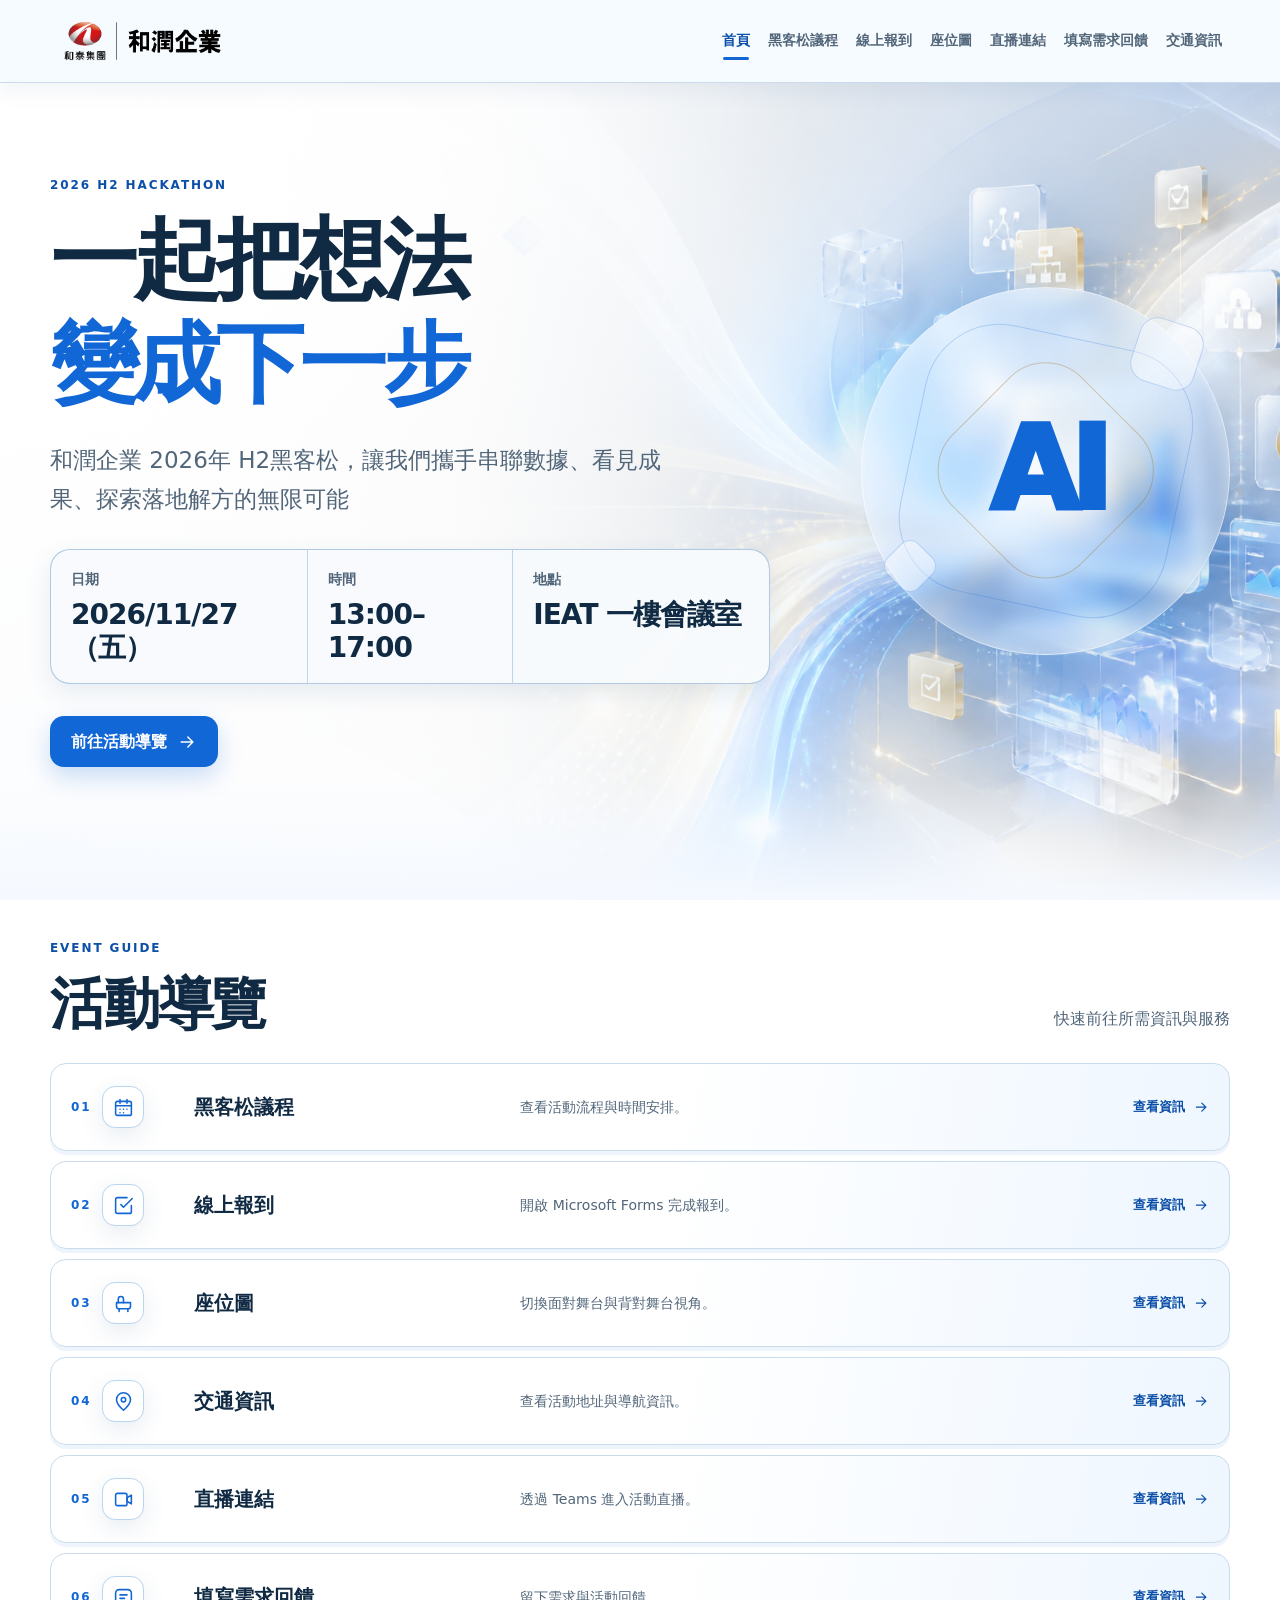
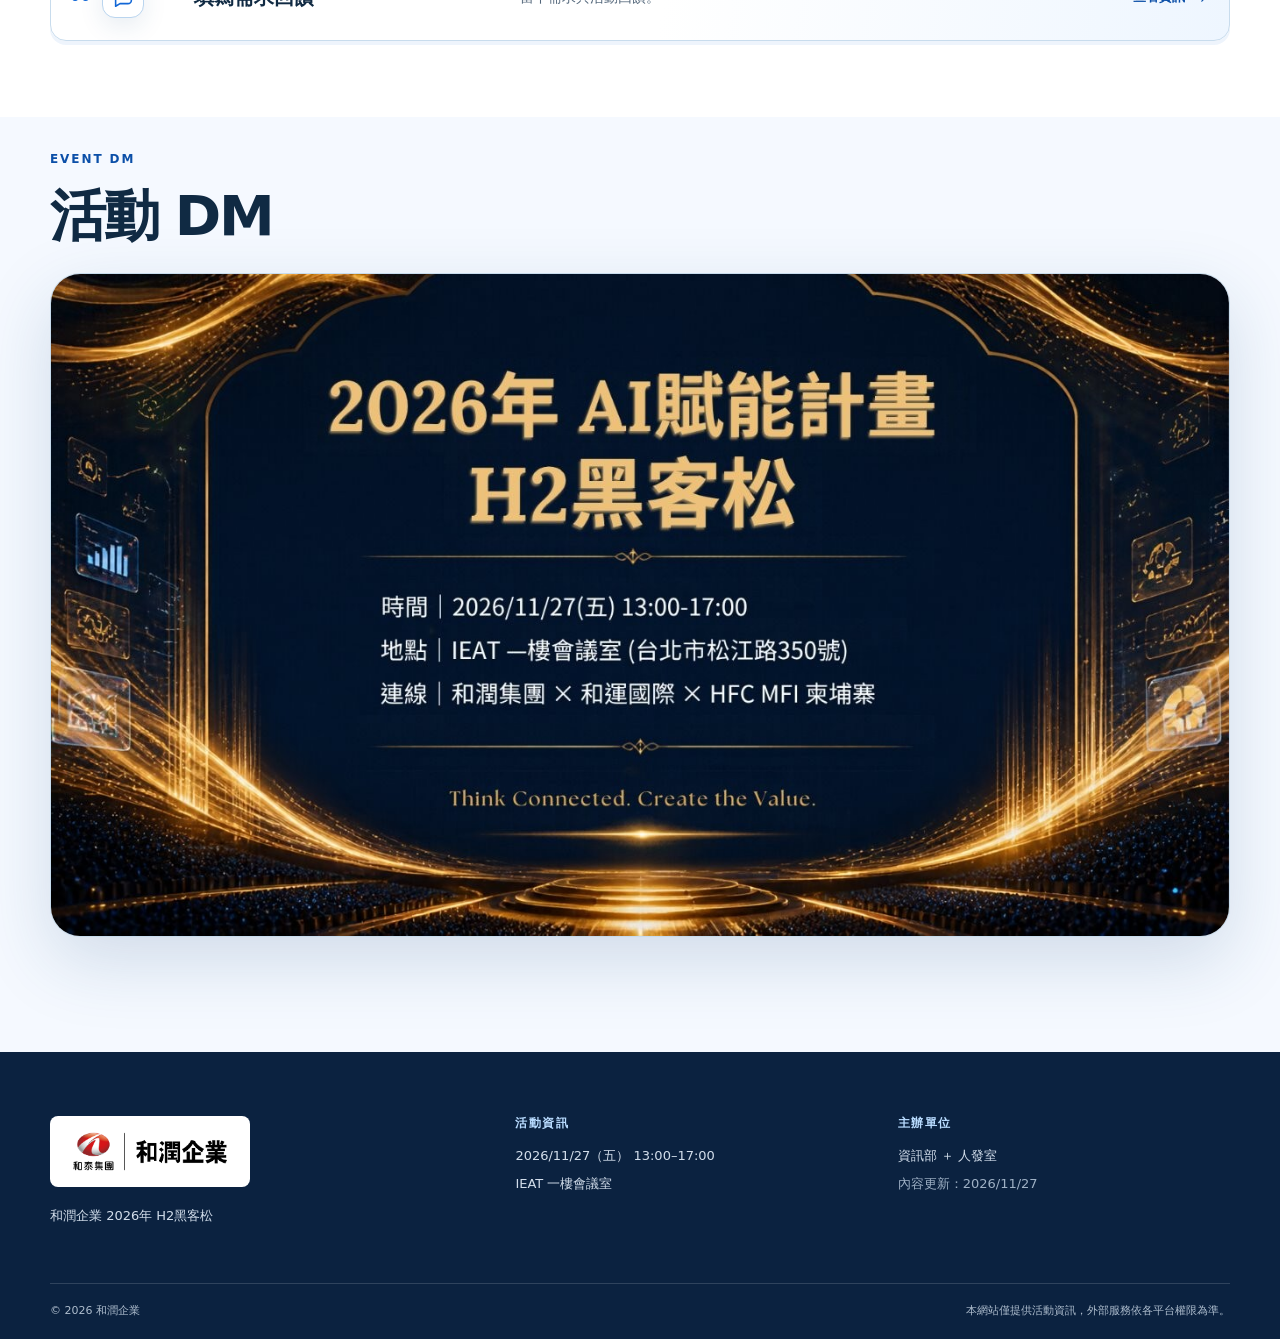
<file: index.html>
<!doctype html>
<html lang="zh-Hant-TW">
<head>
  <meta charset="utf-8">
  <meta name="viewport" content="width=device-width, initial-scale=1">
  <meta name="robots" content="noindex, nofollow, noarchive">
  <meta name="referrer" content="strict-origin-when-cross-origin">
  <meta name="description" content="和潤企業 2026年 H2黑客松活動資訊網站。">
  <meta name="theme-color" content="#f5f9ff">
  <link rel="icon" href="favicon.ico">
  <title>首頁｜和潤企業 2026年 H2黑客松</title>
  <link rel="stylesheet" href="assets/styles.css">
  <script src="assets/data.js" defer></script>
  <script src="assets/app.js" defer></script>
</head>
<body data-page="home">
  <a class="skip-link" href="#main-content">跳至主要內容</a>
  <div id="site-header"></div>
  <div id="app"><noscript><main class="shell"><h1>需要啟用 JavaScript</h1><p>請啟用 JavaScript 以使用活動導覽與互動功能。</p></main></noscript></div>
  <div id="site-footer"></div>
</body>
</html>
</file>
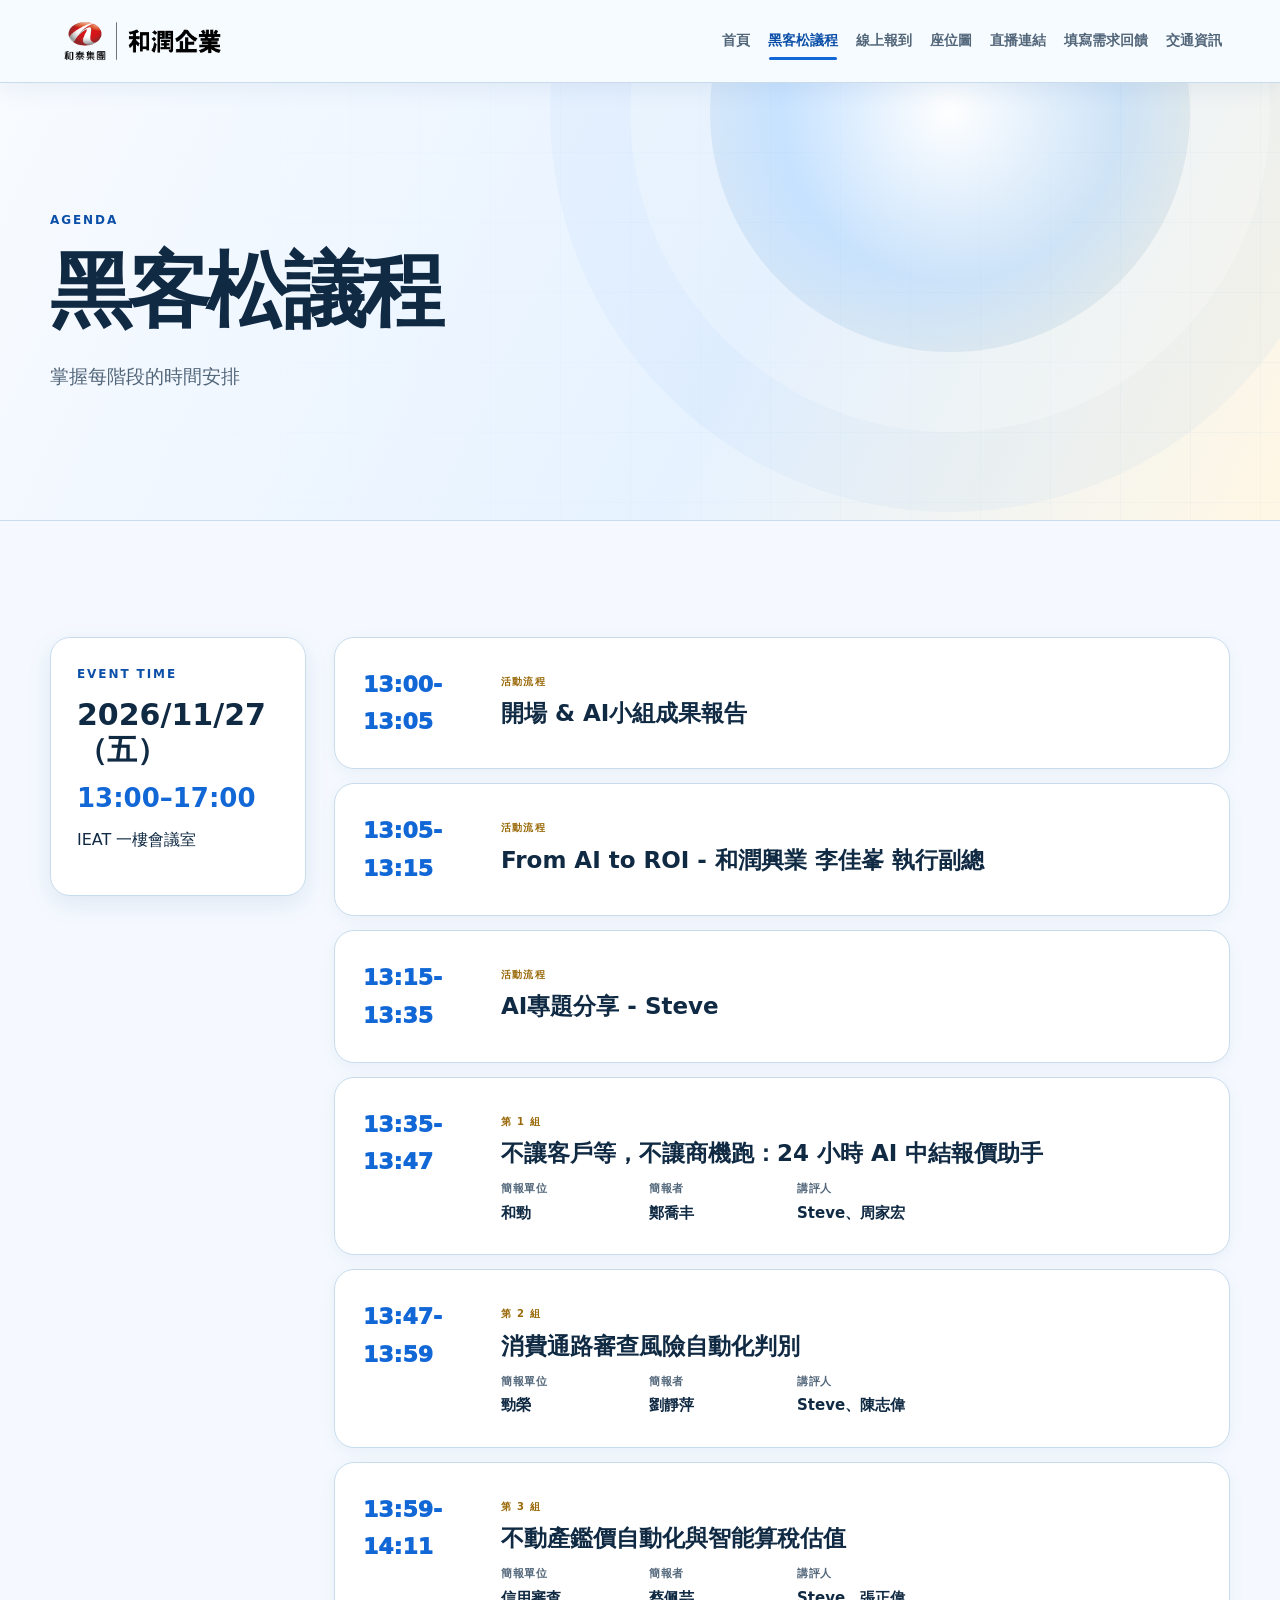
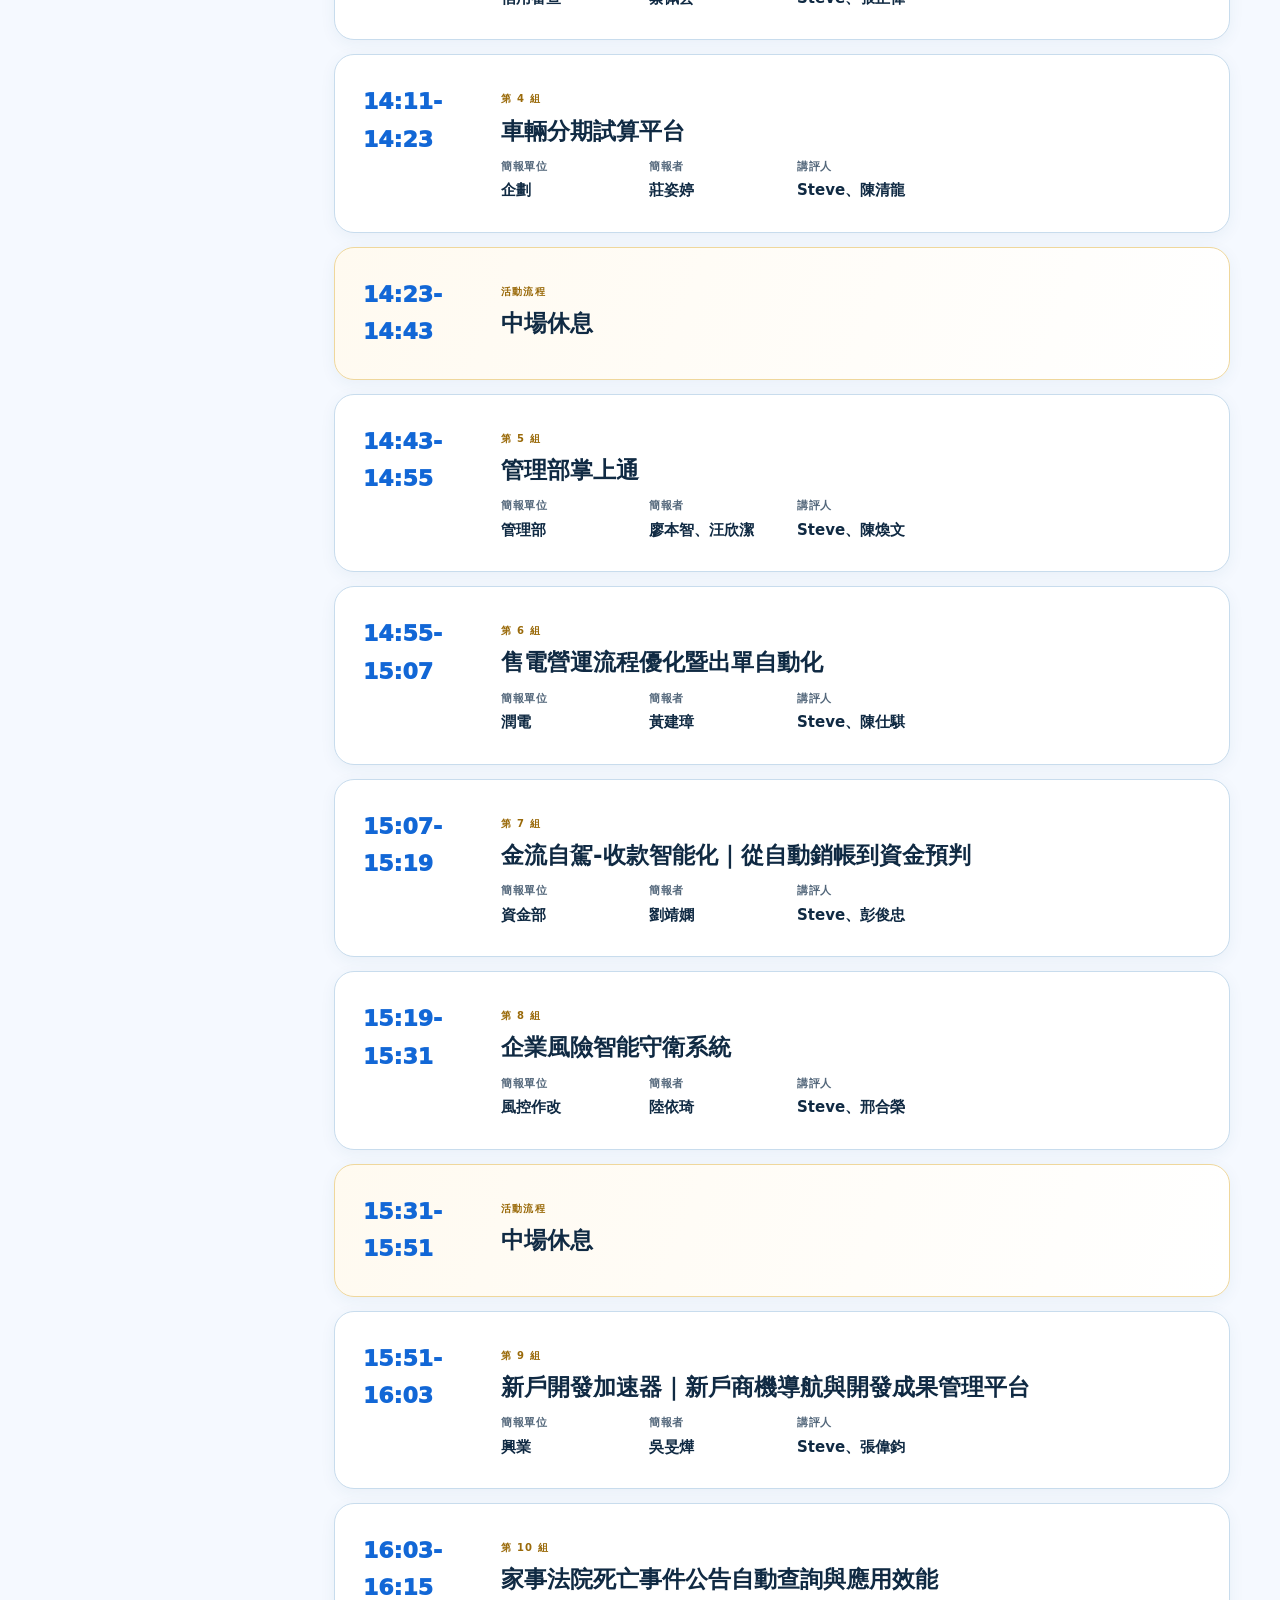
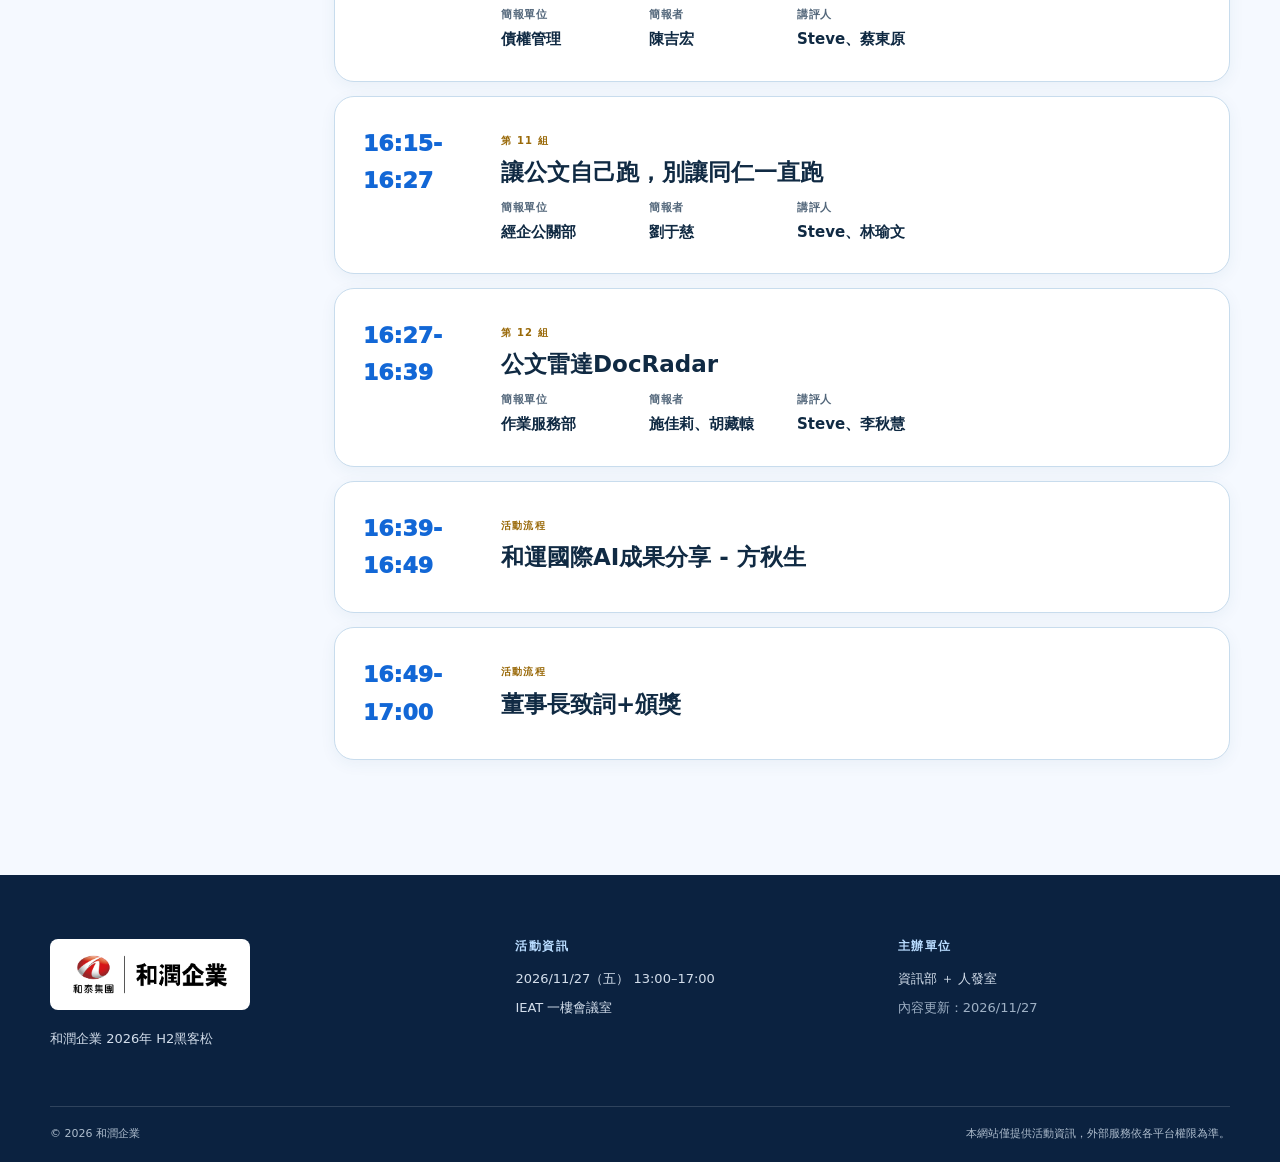
<file: agenda.html>
<!doctype html><html lang="zh-Hant-TW"><head><meta charset="utf-8"><meta name="viewport" content="width=device-width, initial-scale=1"><meta name="robots" content="noindex, nofollow, noarchive"><meta name="referrer" content="strict-origin-when-cross-origin"><meta name="theme-color" content="#f5f9ff"><link rel="icon" href="favicon.ico"><title>黑客松議程｜和潤企業 2026年 H2黑客松</title><link rel="stylesheet" href="assets/styles.css"><script src="assets/vendor/xlsx.mini.min.js" defer></script><script src="assets/data.js" defer></script><script src="assets/app.js" defer></script></head><body data-page="agenda"><a class="skip-link" href="#main-content">跳至主要內容</a><div id="site-header"></div><div id="app"><noscript><main class="shell"><h1>需要啟用 JavaScript</h1></main></noscript></div><div id="site-footer"></div></body></html>
</file>
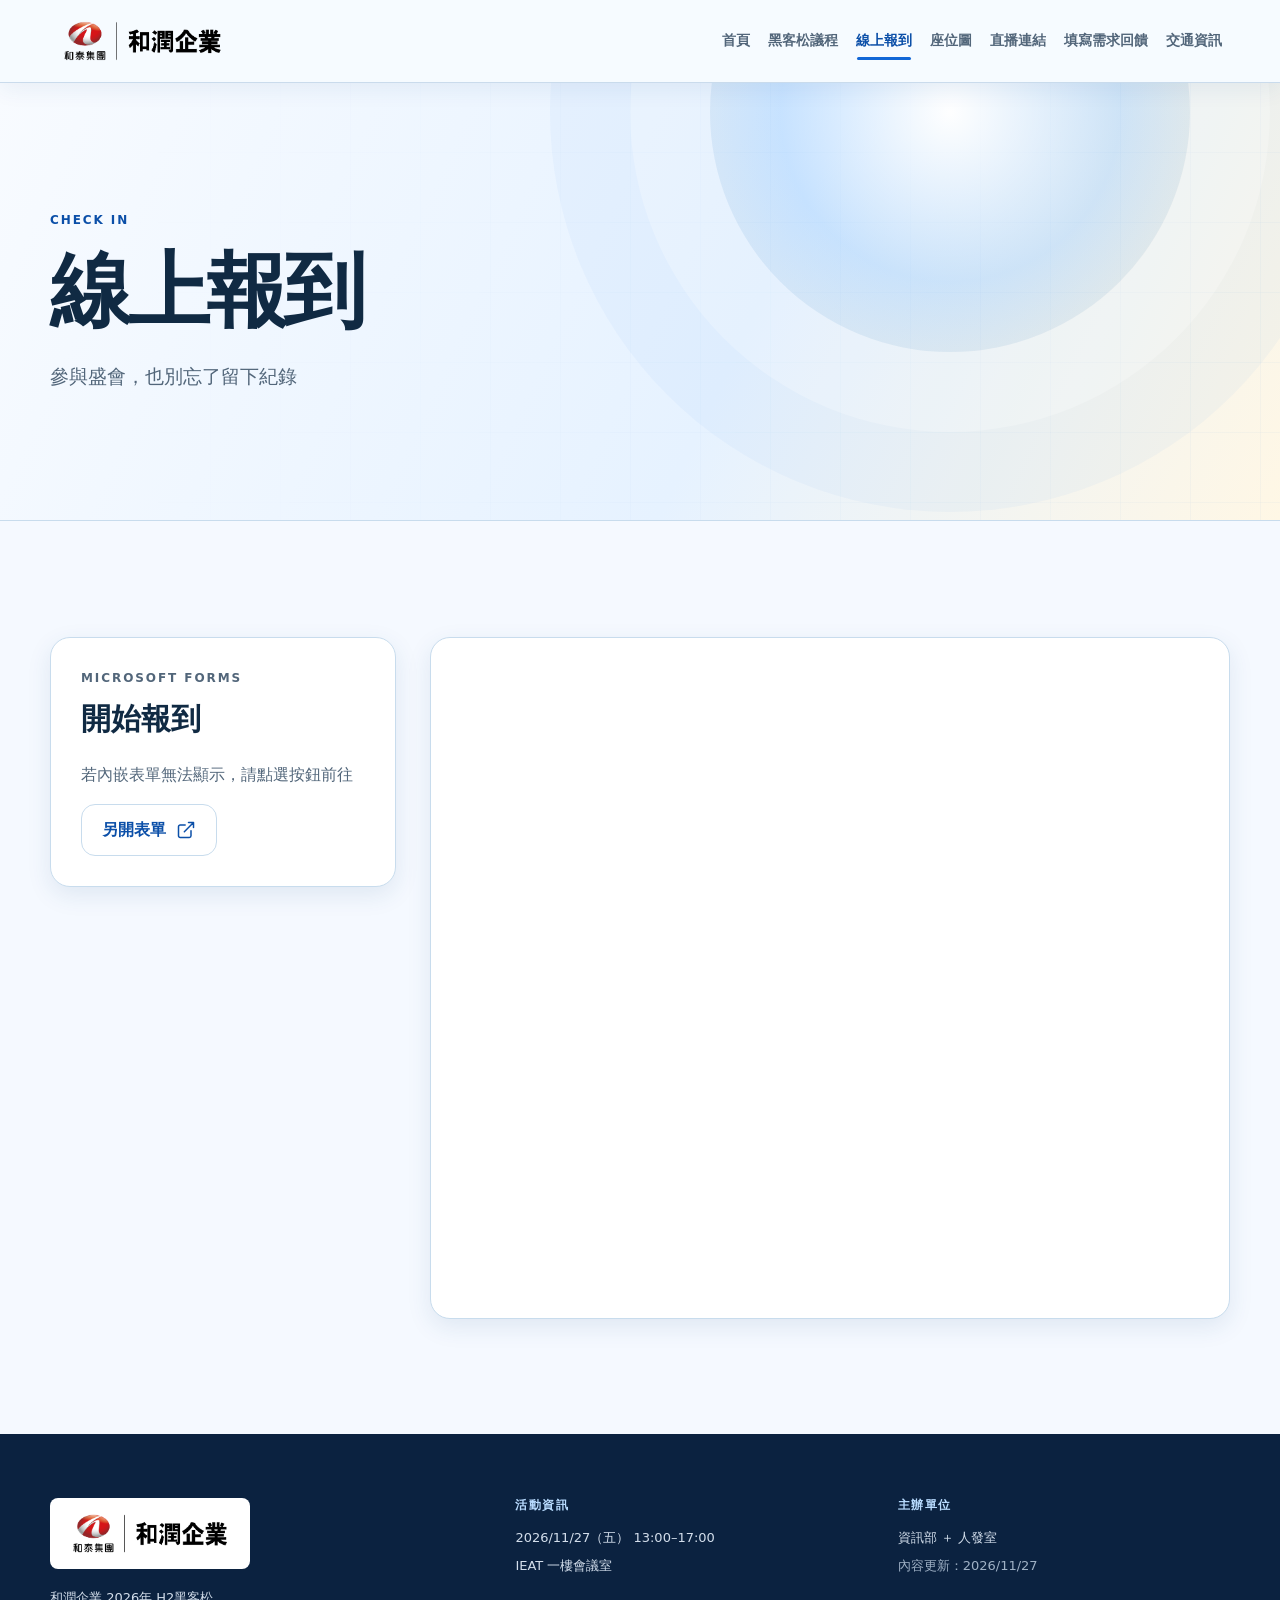
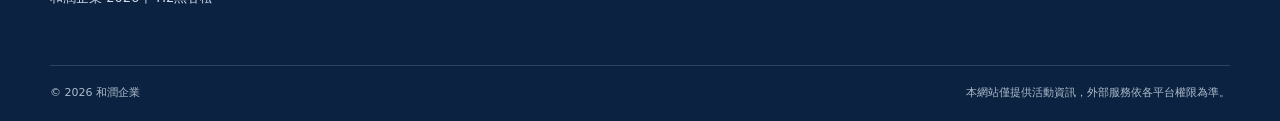
<file: checkin.html>
<!doctype html><html lang="zh-Hant-TW"><head><meta charset="utf-8"><meta name="viewport" content="width=device-width, initial-scale=1"><meta name="robots" content="noindex, nofollow, noarchive"><meta name="referrer" content="strict-origin-when-cross-origin"><meta name="theme-color" content="#f5f9ff"><link rel="icon" href="favicon.ico"><title>線上報到｜和潤企業 2026年 H2黑客松</title><link rel="stylesheet" href="assets/styles.css"><script src="assets/data.js" defer></script><script src="assets/app.js" defer></script></head><body data-page="checkin"><a class="skip-link" href="#main-content">跳至主要內容</a><div id="site-header"></div><div id="app"><noscript><main class="shell"><h1>需要啟用 JavaScript</h1></main></noscript></div><div id="site-footer"></div></body></html>
</file>
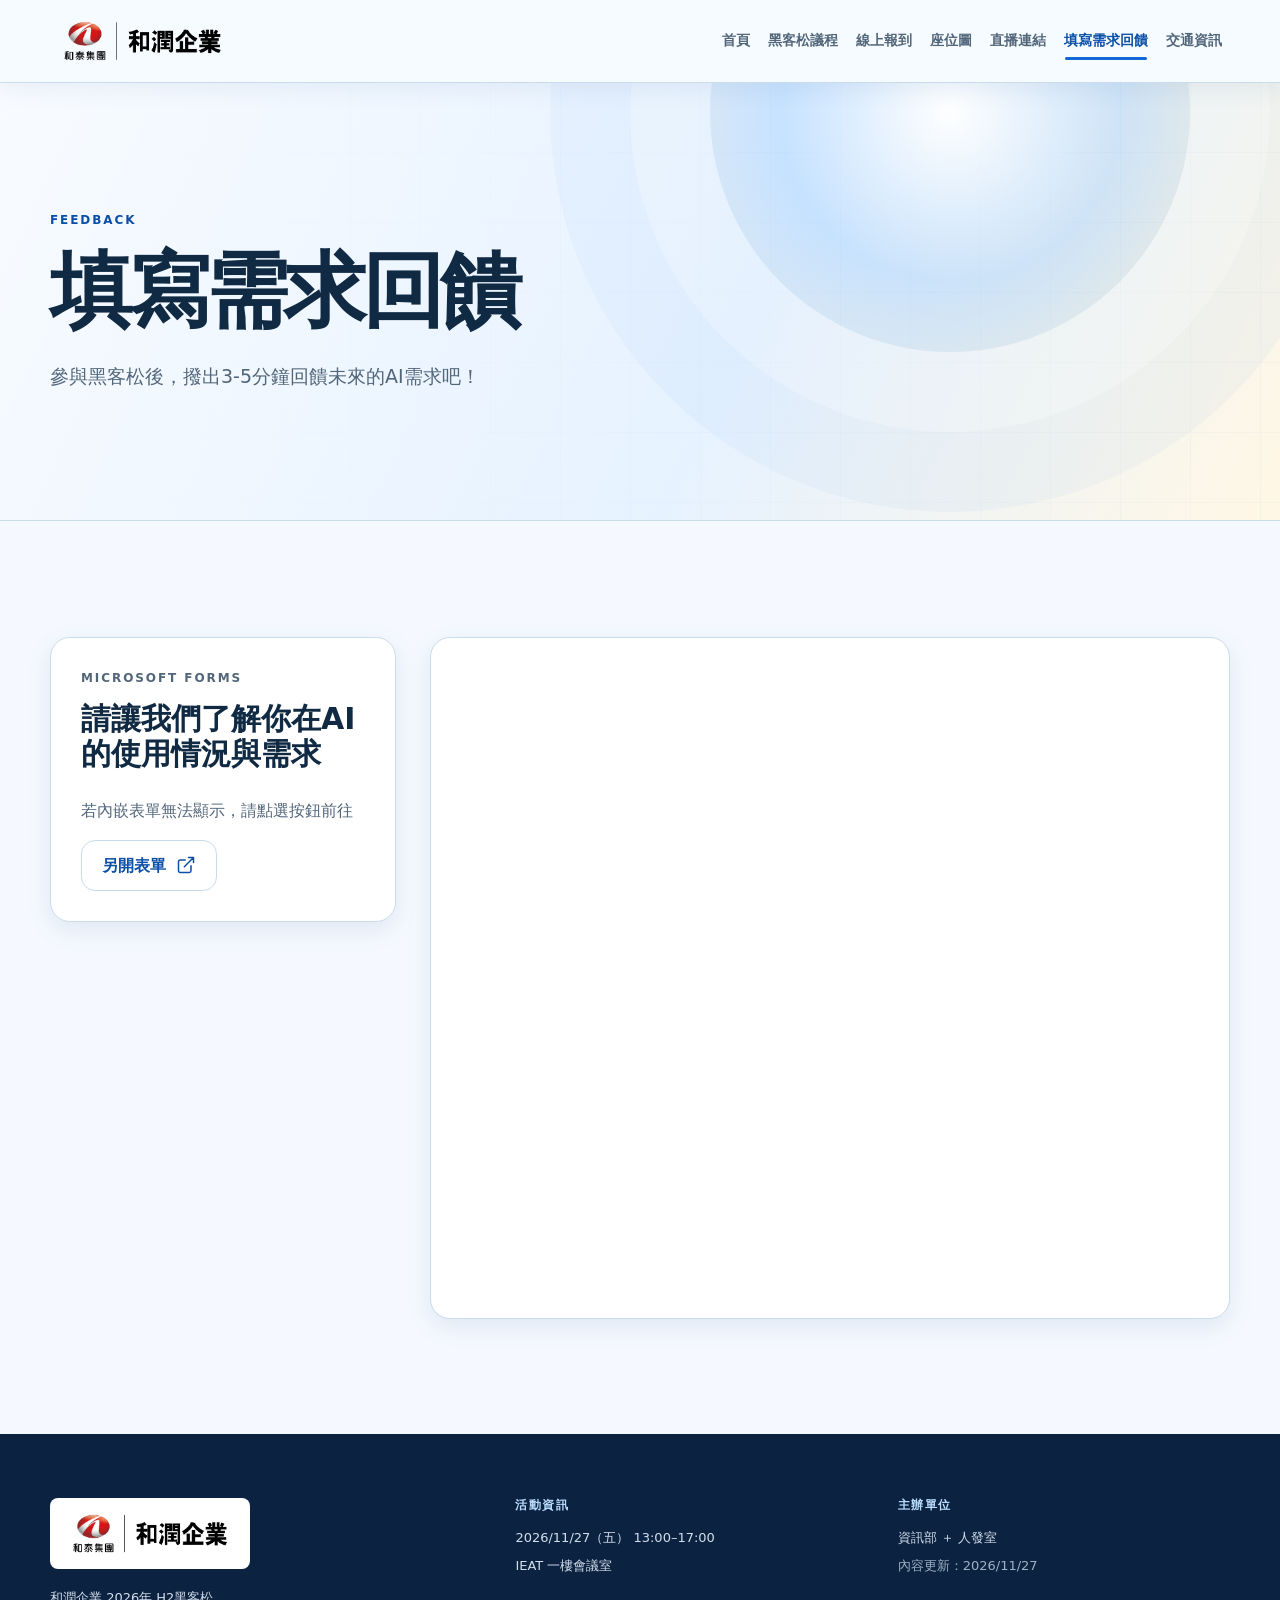
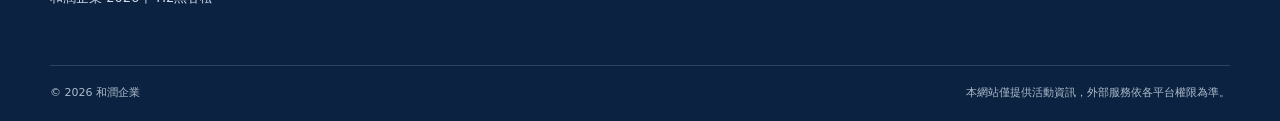
<file: feedback.html>
<!doctype html><html lang="zh-Hant-TW"><head><meta charset="utf-8"><meta name="viewport" content="width=device-width, initial-scale=1"><meta name="robots" content="noindex, nofollow, noarchive"><meta name="referrer" content="strict-origin-when-cross-origin"><meta name="theme-color" content="#f5f9ff"><link rel="icon" href="favicon.ico"><title>填寫需求回饋｜和潤企業 2026年 H2黑客松</title><link rel="stylesheet" href="assets/styles.css"><script src="assets/data.js" defer></script><script src="assets/app.js" defer></script></head><body data-page="feedback"><a class="skip-link" href="#main-content">跳至主要內容</a><div id="site-header"></div><div id="app"><noscript><main class="shell"><h1>需要啟用 JavaScript</h1></main></noscript></div><div id="site-footer"></div></body></html>
</file>
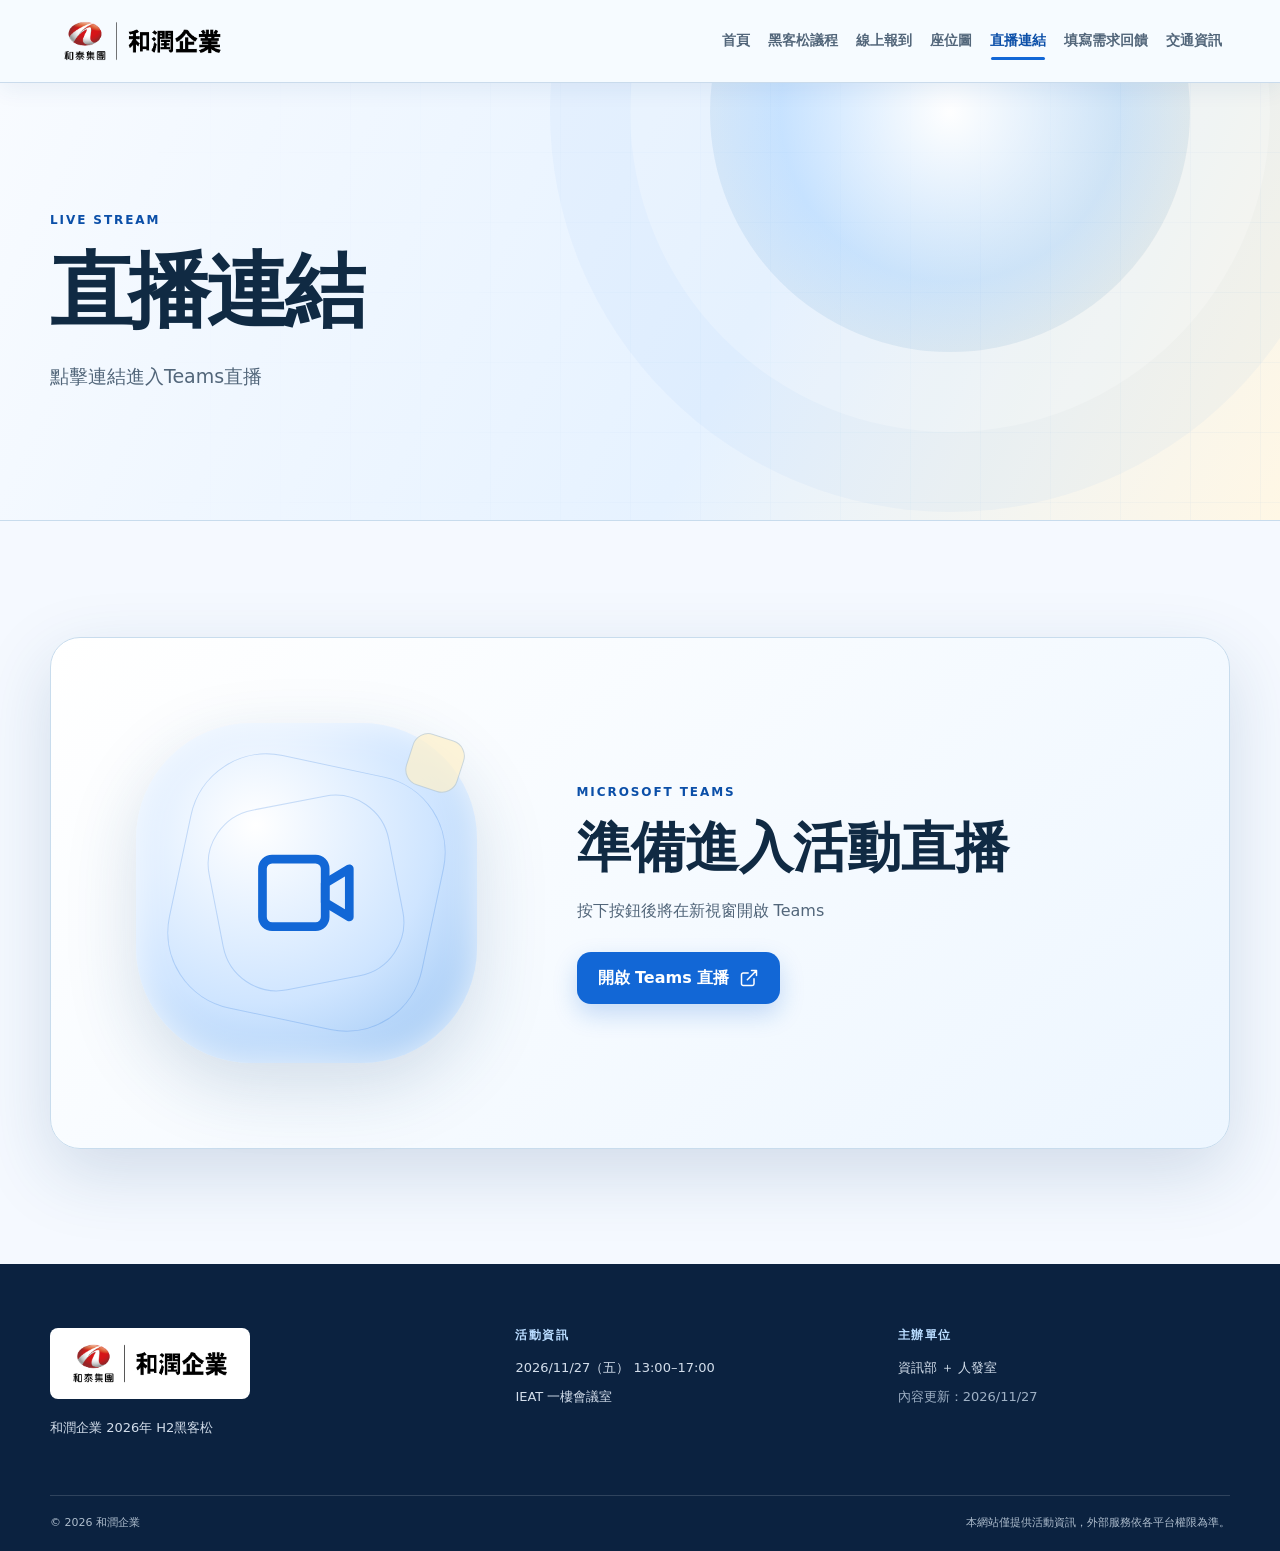
<file: live.html>
<!doctype html><html lang="zh-Hant-TW"><head><meta charset="utf-8"><meta name="viewport" content="width=device-width, initial-scale=1"><meta name="robots" content="noindex, nofollow, noarchive"><meta name="referrer" content="strict-origin-when-cross-origin"><meta name="theme-color" content="#f5f9ff"><link rel="icon" href="favicon.ico"><title>直播連結｜和潤企業 2026年 H2黑客松</title><link rel="stylesheet" href="assets/styles.css"><script src="assets/data.js" defer></script><script src="assets/app.js" defer></script></head><body data-page="live"><a class="skip-link" href="#main-content">跳至主要內容</a><div id="site-header"></div><div id="app"><noscript><main class="shell"><h1>需要啟用 JavaScript</h1></main></noscript></div><div id="site-footer"></div></body></html>
</file>
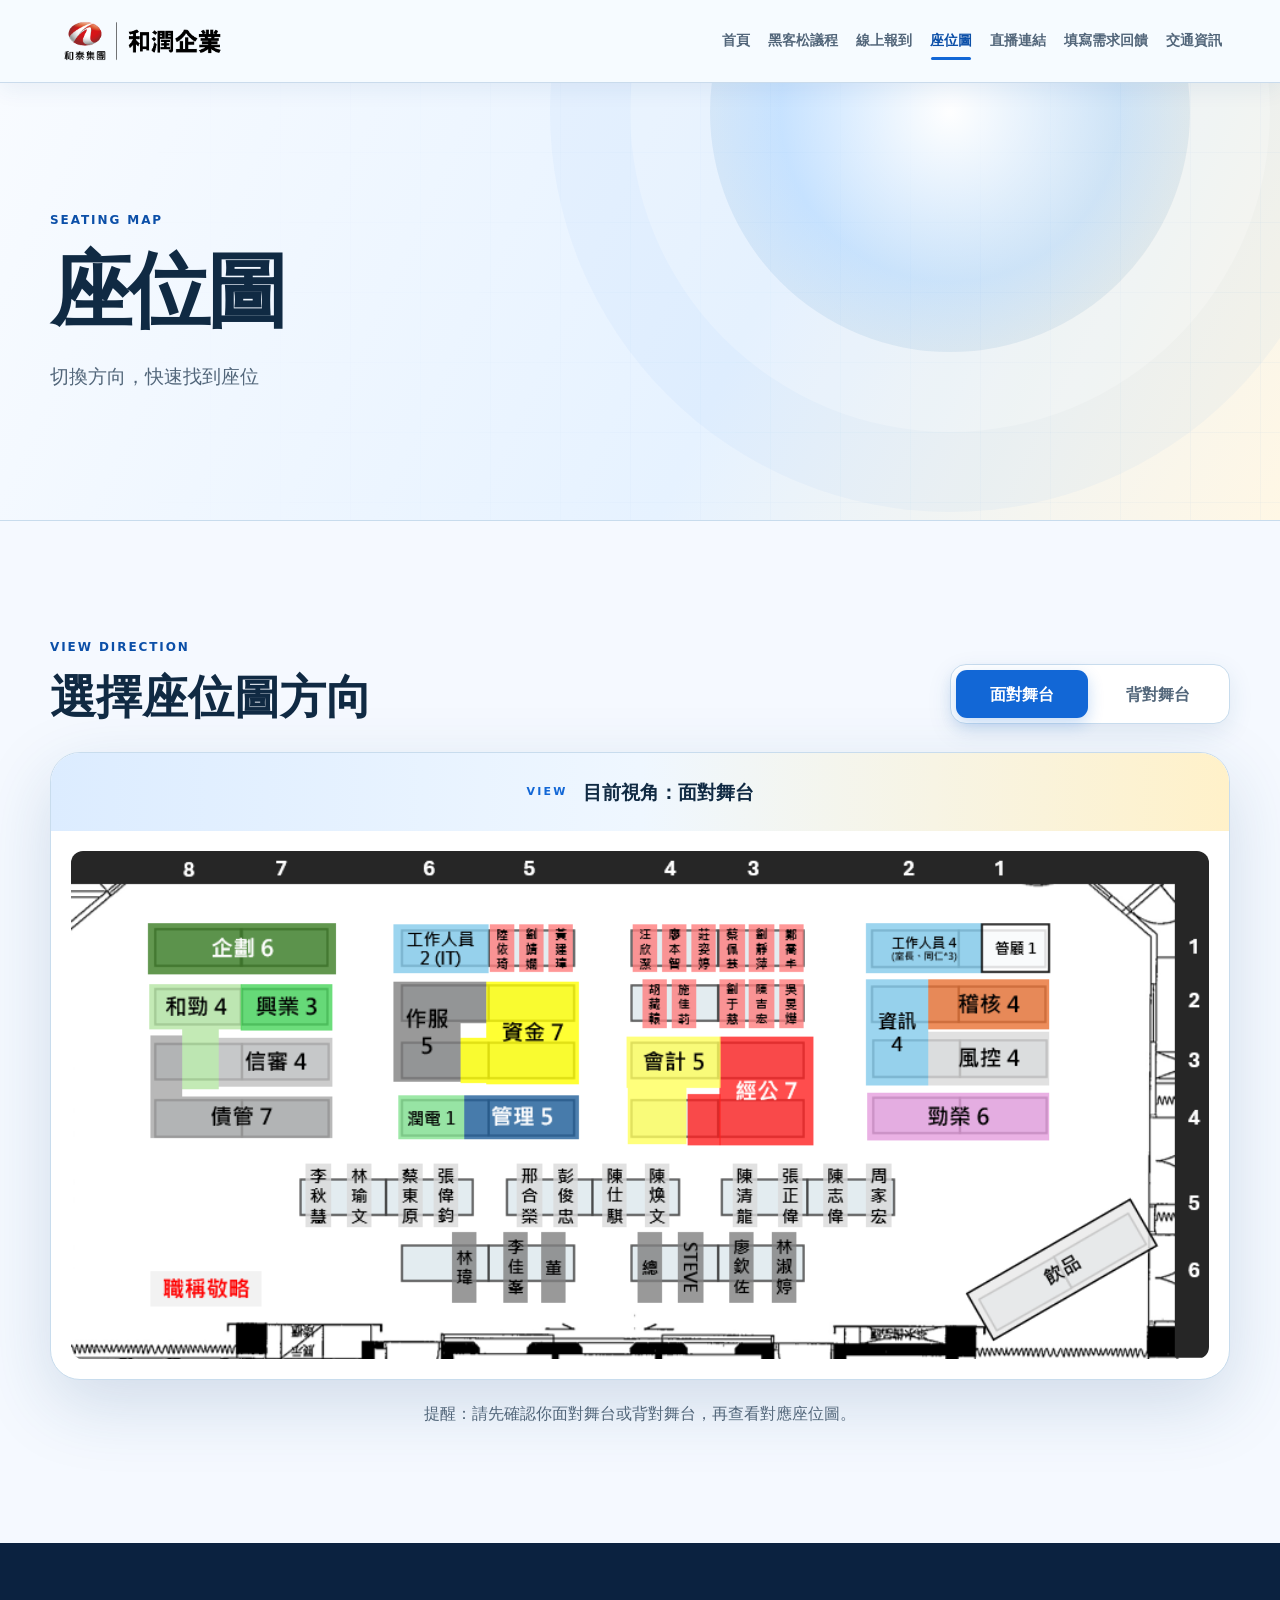
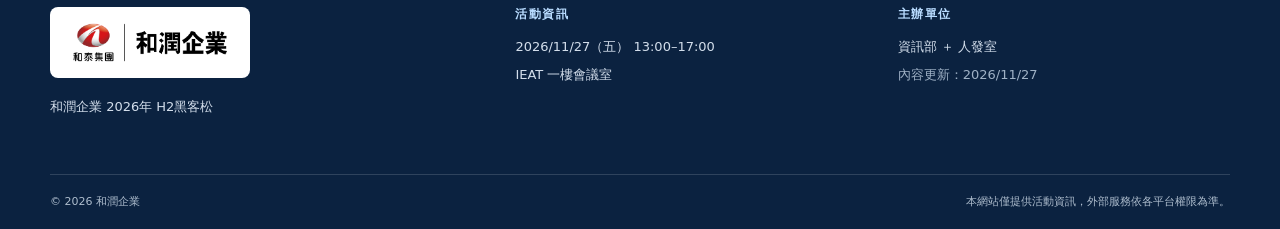
<file: seating.html>
<!doctype html><html lang="zh-Hant-TW"><head><meta charset="utf-8"><meta name="viewport" content="width=device-width, initial-scale=1"><meta name="robots" content="noindex, nofollow, noarchive"><meta name="referrer" content="strict-origin-when-cross-origin"><meta name="theme-color" content="#f5f9ff"><link rel="icon" href="favicon.ico"><title>座位圖｜和潤企業 2026年 H2黑客松</title><link rel="stylesheet" href="assets/styles.css"><script src="assets/data.js" defer></script><script src="assets/app.js" defer></script></head><body data-page="seating"><a class="skip-link" href="#main-content">跳至主要內容</a><div id="site-header"></div><div id="app"><noscript><main class="shell"><h1>需要啟用 JavaScript</h1></main></noscript></div><div id="site-footer"></div></body></html>
</file>
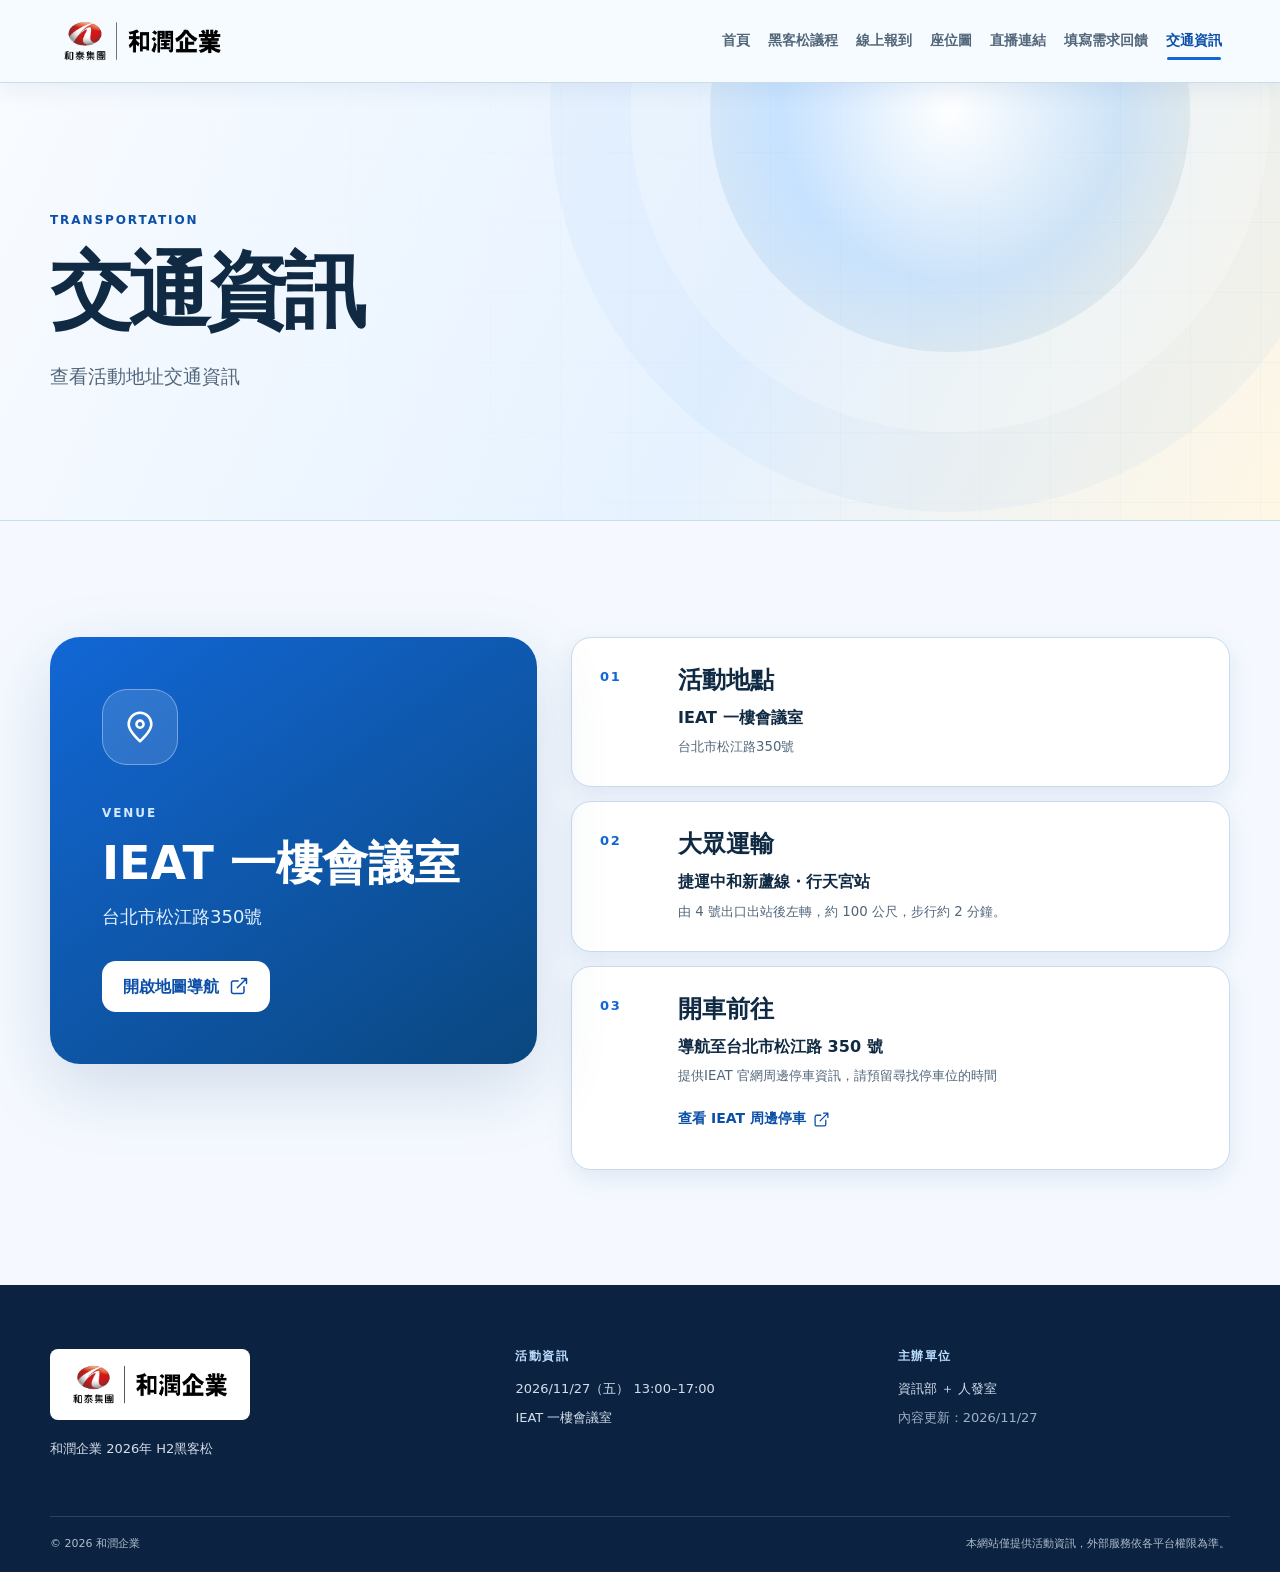
<file: transport.html>
<!doctype html><html lang="zh-Hant-TW"><head><meta charset="utf-8"><meta name="viewport" content="width=device-width, initial-scale=1"><meta name="robots" content="noindex, nofollow, noarchive"><meta name="referrer" content="strict-origin-when-cross-origin"><meta name="theme-color" content="#f5f9ff"><link rel="icon" href="favicon.ico"><title>交通資訊｜和潤企業 2026年 H2黑客松</title><link rel="stylesheet" href="assets/styles.css"><script src="assets/data.js" defer></script><script src="assets/app.js" defer></script></head><body data-page="transport"><a class="skip-link" href="#main-content">跳至主要內容</a><div id="site-header"></div><div id="app"><noscript><main class="shell"><h1>需要啟用 JavaScript</h1></main></noscript></div><div id="site-footer"></div></body></html>
</file>
<file: assets/styles.css>
@charset "UTF-8";

:root {
  --color-bg: #f5f9ff;
  --color-bg-strong: #eaf3ff;
  --color-surface: #ffffff;
  --color-surface-glass: rgba(255, 255, 255, 0.86);
  --color-primary: #1267d6;
  --color-primary-hover: #0b4fa8;
  --color-primary-active: #083d82;
  --color-primary-soft: #dcecff;
  --color-ink: #102a43;
  --color-muted: #52667a;
  --color-accent: #9a6a0a;
  --color-accent-soft: #fff1c9;
  --color-border: #c8dced;
  --color-footer: #0b2240;
  --shadow-sm: 0 8px 24px rgba(31, 77, 126, 0.1);
  --shadow-lg: 0 24px 70px rgba(31, 77, 126, 0.17);
  --radius-sm: 12px;
  --radius-md: 20px;
  --radius-lg: 30px;
  --duration-fast: 160ms;
  --duration-base: 220ms;
  --easing: cubic-bezier(0.2, 0.8, 0.2, 1);
  --shell: min(1180px, calc(100% - 40px));
  --header-height: 82px;
  --font: Inter, "Noto Sans TC", "PingFang TC", "Microsoft JhengHei", system-ui, -apple-system, BlinkMacSystemFont, "Segoe UI", sans-serif;
}

* { box-sizing: border-box; }
html { scroll-behavior: smooth; scroll-padding-top: calc(var(--header-height) + 20px); }
body { margin: 0; padding-top: var(--header-height); background: var(--color-bg); color: var(--color-ink); font-family: var(--font); font-size: 16px; line-height: 1.7; -webkit-font-smoothing: antialiased; }
img, svg { display: block; max-width: 100%; }
a { color: inherit; text-decoration: none; }
button, input, textarea, select { font: inherit; }
button, a { touch-action: manipulation; -webkit-tap-highlight-color: transparent; }
button { cursor: pointer; }
button:disabled { cursor: not-allowed; }
h1, h2, h3, p { margin-top: 0; }
h1, h2, h3 { line-height: 1.18; text-wrap: balance; }
p { text-wrap: pretty; }
[hidden] { display: none !important; }
::selection { background: #c9e3ff; color: var(--color-ink); }
:focus-visible { outline: 3px solid #9a6a0a; outline-offset: 4px; }

.shell { width: var(--shell); margin-inline: auto; }
.icon { width: 1.25em; height: 1.25em; flex: 0 0 auto; }
.skip-link { position: fixed; z-index: 1000; top: 12px; left: 12px; padding: 10px 16px; border-radius: 10px; background: var(--color-ink); color: #fff; font-weight: 800; transform: translateY(-160%); transition: transform var(--duration-fast) ease; }
.skip-link:focus { transform: none; }

.site-header { position: fixed; z-index: 100; top: 0; left: 0; right: 0; min-height: var(--header-height); border-bottom: 1px solid rgba(164, 192, 221, 0.55); background: rgba(247, 251, 255, 0.9); box-shadow: 0 6px 22px rgba(31, 77, 126, 0.07); backdrop-filter: blur(18px); }
.header-inner { min-height: var(--header-height); display: flex; align-items: center; gap: 26px; }
.brand { min-height: 48px; display: inline-flex; align-items: center; flex: 0 0 auto; margin-right: auto; border-radius: 8px; }
.brand img { width: 185px; height: auto; }
.primary-nav { display: flex; align-items: center; gap: 2px; }
.primary-nav a { position: relative; min-height: 48px; display: inline-flex; align-items: center; padding: 10px 8px; border-radius: 10px; color: var(--color-muted); font-size: 14px; font-weight: 750; white-space: nowrap; transition: color var(--duration-fast) ease, background var(--duration-fast) ease, box-shadow var(--duration-fast) ease; }
.primary-nav a::after { content: ""; position: absolute; left: 9px; right: 9px; bottom: 5px; height: 3px; border-radius: 99px; background: var(--color-primary); transform: scaleX(0); transform-origin: left; transition: transform var(--duration-base) var(--easing); }
.primary-nav a:hover { background: #dcecff; color: var(--color-primary-hover); box-shadow: inset 0 0 0 1px rgba(18,103,214,.12); }
.primary-nav a[aria-current="page"] { color: var(--color-primary-hover); }
.primary-nav a:hover::after, .primary-nav a[aria-current="page"]::after { transform: scaleX(1); }
.primary-nav a:active { color: var(--color-primary-active); }
.nav-toggle { width: 48px; height: 48px; display: none; place-items: center; padding: 0; border: 1px solid var(--color-border); border-radius: 14px; background: #fff; color: var(--color-ink); transition: background var(--duration-fast) ease, color var(--duration-fast) ease; }
.nav-toggle:hover { background: var(--color-primary-soft); color: var(--color-primary-hover); }
.nav-toggle:active { background: #c7e0ff; }
.nav-toggle .icon { width: 24px; height: 24px; }

.home-hero { position: relative; min-height: calc(100svh - var(--header-height)); display: grid; align-items: center; overflow: hidden; background-image: linear-gradient(90deg, rgba(255,255,255,.92) 0%, rgba(255,255,255,.78) 36%, rgba(236,246,255,.36) 62%, rgba(236,246,255,.05) 100%), url("images/hero-light.png"); background-position: center; background-size: cover; }
[data-scroll-section] { scroll-margin-top: var(--header-height); }
.home-hero::after { content: ""; position: absolute; left: 0; right: 0; bottom: 0; height: 120px; background: linear-gradient(transparent, var(--color-bg)); pointer-events: none; }
.home-hero-grid { position: relative; z-index: 1; display: grid; grid-template-columns: minmax(0, 1.35fr) minmax(300px, .65fr); align-items: center; gap: 45px; padding-block: 80px 120px; }
.home-copy { max-width: 720px; }
.eyebrow { margin-bottom: 13px; color: var(--color-primary-hover); font-size: 12px; font-weight: 900; letter-spacing: .16em; text-transform: uppercase; }
.home-copy h1 { max-width: 760px; margin-bottom: 25px; font-size: clamp(48px, 7vw, 88px); letter-spacing: -.055em; }
.home-copy h1 span { display: block; color: var(--color-primary); }
.hero-lead { max-width: 650px; margin-bottom: 30px; color: var(--color-muted); font-size: clamp(18px, 2vw, 23px); }
.event-meta { max-width: 760px; display: grid; grid-template-columns: 1.25fr 1fr 1.25fr; gap: 1px; margin: 0 0 32px; overflow: hidden; border: 1px solid rgba(172, 199, 226,.75); border-radius: var(--radius-md); background: rgba(172,199,226,.75); box-shadow: var(--shadow-sm); }
.event-meta div { min-width: 0; padding: 18px 20px; background: rgba(255,255,255,.88); backdrop-filter: blur(10px); }
.event-meta dt { color: var(--color-muted); font-size: 14px; font-weight: 800; }
.event-meta dd { margin: 6px 0 0; font-size: 28px; font-weight: 900; line-height: 1.2; letter-spacing: -.035em; }
.hero-art { position: relative; aspect-ratio: 1; display: grid; place-items: center; border: 1px solid rgba(255,255,255,.68); border-radius: 50%; background: radial-gradient(circle at 36% 28%, rgba(255,255,255,.95), rgba(190,222,255,.5) 34%, rgba(18,103,214,.13) 66%, rgba(201,149,46,.14)); box-shadow: inset 0 0 50px rgba(255,255,255,.7), 0 30px 90px rgba(42,99,157,.2); backdrop-filter: blur(8px); }
.hero-art::before, .hero-art::after, .hero-art i, .hero-art b { content: ""; position: absolute; border: 1px solid rgba(18,103,214,.22); border-radius: 28%; }
.hero-art::before { inset: 13%; transform: rotate(12deg); }
.hero-art::after { inset: 25%; transform: rotate(45deg); border-color: rgba(154,106,10,.3); }
.hero-art i { width: 18%; height: 18%; top: 9%; right: 8%; transform: rotate(18deg); background: rgba(255,255,255,.4); }
.hero-art b { width: 12%; height: 12%; left: 7%; bottom: 18%; transform: rotate(45deg); background: rgba(255,255,255,.45); }
.hero-art span { position: relative; z-index: 1; color: var(--color-primary); font-size: clamp(68px, 9vw, 130px); font-weight: 950; letter-spacing: -.08em; text-shadow: 0 10px 30px rgba(255,255,255,.9); }

.button { min-height: 48px; display: inline-flex; align-items: center; justify-content: center; gap: 10px; padding: 11px 20px; border: 1px solid transparent; border-radius: 14px; font-weight: 850; transition: background var(--duration-fast) ease, border-color var(--duration-fast) ease, color var(--duration-fast) ease, box-shadow var(--duration-base) ease, transform var(--duration-fast) ease; }
.button:hover:not(:disabled) { transform: translateY(-2px); }
.button:active:not(:disabled) { transform: translateY(0); }
.button-primary { background: var(--color-primary); color: #fff; box-shadow: 0 10px 25px rgba(18,103,214,.22); }
.button-primary:hover:not(:disabled) { background: var(--color-primary-hover); box-shadow: 0 14px 30px rgba(18,103,214,.28); }
.button-primary:active:not(:disabled) { background: var(--color-primary-active); box-shadow: 0 6px 14px rgba(18,103,214,.2); }
.button-primary:disabled { background: #94a9bd; color: #fff; box-shadow: none; }
.button-secondary { border-color: var(--color-border); background: #fff; color: var(--color-primary-hover); }
.button-secondary:hover { border-color: var(--color-primary); background: var(--color-primary-soft); }
.button-secondary:active { background: #c7e0ff; }

.section { padding-block: clamp(72px, 9vw, 124px); }
.dm-section { padding-top: 32px; background: var(--color-bg); }
.dm-section .section-heading { margin-bottom: 24px; }
.guide-section { padding-block: 38px 76px; background: #fff; }
.guide-section .section-heading { margin-bottom: 26px; }
.section-heading { display: flex; align-items: end; justify-content: space-between; gap: 50px; margin-bottom: 42px; }
.section-heading h2 { margin-bottom: 0; font-size: clamp(34px, 4.4vw, 56px); letter-spacing: -.04em; }
.section-heading > p { max-width: 500px; margin-bottom: 5px; color: var(--color-muted); }
.dm-placeholder { min-height: 360px; display: grid; grid-template-columns: 180px 1fr; align-items: center; gap: 45px; padding: clamp(30px, 6vw, 72px); border: 1px dashed #93b7dc; border-radius: var(--radius-lg); background: linear-gradient(135deg, rgba(255,255,255,.9), rgba(225,240,255,.72)); box-shadow: var(--shadow-sm); }
.dm-placeholder > span { aspect-ratio: 1; display: grid; place-items: center; border: 1px solid rgba(18,103,214,.2); border-radius: 35%; background: radial-gradient(circle, #fff, #dcecff); color: var(--color-primary); font-size: 50px; font-weight: 950; transform: rotate(-5deg); }
.dm-placeholder h3 { margin-bottom: 10px; font-size: clamp(27px, 3vw, 40px); }
.dm-placeholder p { margin-bottom: 0; color: var(--color-muted); }
.dm-frame { margin: 0; overflow: hidden; border: 1px solid var(--color-border); border-radius: var(--radius-lg); background: #fff; box-shadow: var(--shadow-lg); }
.dm-frame img { width: 100%; height: auto; }
.guide-grid { display: grid; grid-template-columns: 1fr; gap: 10px; }
.guide-card { position: relative; min-height: 88px; display: grid; grid-template-columns: 105px minmax(160px, .7fr) minmax(240px, 1.35fr) auto; align-items: center; gap: 18px; padding: 14px 20px; overflow: hidden; border: 1px solid var(--color-border); border-radius: 16px; background: linear-gradient(100deg, #fff 52%, #eef6ff); box-shadow: 0 4px 0 rgba(18,103,214,.07); transition: border-color var(--duration-base) ease, background var(--duration-base) ease, box-shadow var(--duration-base) ease, transform var(--duration-base) var(--easing); }
.guide-card:hover, .guide-card:focus-visible { border-color: var(--color-primary); background: linear-gradient(100deg, #d8ebff 0%, #eef7ff 66%, #fff1c9 100%); box-shadow: 0 14px 34px rgba(18,103,214,.2), inset 0 0 0 1px rgba(18,103,214,.12); transform: translateY(-3px); }
.guide-card:active { border-color: var(--color-primary-active); background: linear-gradient(100deg, #bfdcff, #e1efff); box-shadow: 0 6px 15px rgba(31,77,126,.17); transform: translateY(0); }
.guide-card-meta { display: flex; align-items: center; gap: 11px; }
.guide-number { color: var(--color-primary); font-size: 12px; font-weight: 900; letter-spacing: .15em; }
.guide-icon { width: 42px; height: 42px; display: grid; place-items: center; flex: 0 0 auto; border: 1px solid #bad5ef; border-radius: 13px; background: #fff; color: var(--color-primary); box-shadow: var(--shadow-sm); }
.guide-icon .icon { width: 21px; height: 21px; }
.guide-card:hover .guide-icon, .guide-card:focus-visible .guide-icon { border-color: var(--color-primary); background: var(--color-primary); color: #fff; box-shadow: 0 10px 24px rgba(18,103,214,.28); }
.guide-card h3 { margin: 0; font-size: 20px; }
.guide-card p { margin: 0; color: var(--color-muted); font-size: 14px; }
.card-link { display: inline-flex; align-items: center; justify-content: flex-end; gap: 8px; color: var(--color-primary-hover); font-size: 13px; font-weight: 900; white-space: nowrap; }
.card-link .icon { transition: transform var(--duration-base) var(--easing); }
.guide-card:hover .card-link .icon { transform: translateX(5px); }

.page-hero { position: relative; overflow: hidden; border-bottom: 1px solid var(--color-border); background: linear-gradient(115deg, #f8fbff 0%, #e6f2ff 58%, #fff7e5 100%); }
.page-hero::before { content: ""; position: absolute; inset: 0; opacity: .42; background-image: linear-gradient(rgba(18,103,214,.08) 1px, transparent 1px), linear-gradient(90deg, rgba(18,103,214,.08) 1px, transparent 1px); background-size: 70px 70px; mask-image: linear-gradient(90deg, transparent, #000); }
.page-hero-glow { position: absolute; width: 480px; height: 480px; right: 7%; top: -210px; border-radius: 50%; background: radial-gradient(circle, rgba(255,255,255,.95), rgba(102,177,255,.25) 50%, rgba(201,149,46,.08)); box-shadow: 0 0 0 80px rgba(255,255,255,.22), 0 0 0 160px rgba(18,103,214,.035); }
.page-hero-inner { position: relative; z-index: 1; padding-block: clamp(78px, 10vw, 140px); }
.page-hero h1 { max-width: 900px; margin-bottom: 20px; font-size: clamp(48px, 7vw, 82px); letter-spacing: -.05em; }
.page-lead { max-width: 720px; margin-bottom: 0; color: var(--color-muted); font-size: 19px; }
.content-layout { display: grid; grid-template-columns: minmax(250px, .65fr) minmax(0, 1.6fr); align-items: start; gap: 34px; }
.info-card { position: sticky; top: calc(var(--header-height) + 25px); padding: 30px; border: 1px solid var(--color-border); border-radius: var(--radius-md); background: #fff; box-shadow: var(--shadow-sm); }
.info-card h2 { margin-bottom: 8px; font-size: 30px; }
.agenda-layout { grid-template-columns: minmax(220px, .5fr) minmax(0, 1.75fr); gap: 28px; }
.agenda-summary { padding: 26px; }
.big-time { margin-bottom: 6px; color: var(--color-primary); font-size: 26px; font-weight: 900; }
.status-pill { display: inline-flex; align-items: center; min-height: 32px; margin-top: 16px; padding: 5px 11px; border-radius: 99px; background: var(--color-primary-soft); color: var(--color-primary-hover); font-size: 12px; font-weight: 850; }
.status-pending { background: var(--color-accent-soft); color: #6d4a06; }
.agenda-list { display: grid; gap: 14px; }
.agenda-item { display: grid; grid-template-columns: 110px 1fr; gap: 28px; padding: 28px; border: 1px solid var(--color-border); border-radius: var(--radius-md); background: #fff; box-shadow: 0 4px 16px rgba(31,77,126,.06); }
.agenda-item time { color: var(--color-primary); font-size: 22px; font-weight: 950; }
.agenda-type { color: var(--color-accent); font-size: 10px; font-weight: 900; letter-spacing: .12em; text-transform: uppercase; }
.agenda-item h2 { margin: 7px 0 8px; font-size: 23px; }
.agenda-item p { margin-bottom: 0; color: var(--color-muted); }
.agenda-item.is-break { border-color: #efd79c; background: linear-gradient(110deg, #fffaf0, #fff); }
.agenda-details { display: flex; flex-wrap: wrap; gap: 12px 28px; margin: 13px 0 0; }
.agenda-details div { min-width: 120px; }
.agenda-details dt { margin-bottom: 2px; color: var(--color-muted); font-size: 11px; font-weight: 800; letter-spacing: .06em; }
.agenda-details dd { margin: 0; color: var(--color-ink); font-size: 15px; font-weight: 750; }
.form-layout { display: grid; grid-template-columns: minmax(260px, .65fr) minmax(0, 1.5fr); align-items: start; gap: 34px; }
.form-guidance { position: sticky; top: calc(var(--header-height) + 25px); padding: 30px; border: 1px solid var(--color-border); border-radius: var(--radius-md); background: #fff; box-shadow: var(--shadow-sm); }
.form-guidance h2 { font-size: 30px; }
.form-guidance p { color: var(--color-muted); }
.form-frame { min-height: 680px; overflow: hidden; border: 1px solid var(--color-border); border-radius: var(--radius-md); background: #fff; box-shadow: var(--shadow-sm); }
.form-frame iframe { width: 100%; min-height: 680px; display: block; border: 0; }
.empty-state { min-height: 360px; display: flex; align-items: center; justify-content: center; gap: 22px; padding: 36px; text-align: left; }
.empty-state-mark { width: 72px; height: 72px; flex: 0 0 auto; border: 1px solid #9ec1e4; border-radius: 24px; background: linear-gradient(145deg, #fff, #dcecff); box-shadow: var(--shadow-sm); transform: rotate(8deg); }
.empty-state h2 { margin-bottom: 8px; font-size: 27px; }
.empty-state p { max-width: 480px; margin-bottom: 0; color: var(--color-muted); }
.seat-toolbar { display: flex; align-items: end; justify-content: space-between; gap: 32px; margin-bottom: 28px; }
.seat-toolbar h2 { margin-bottom: 0; font-size: clamp(30px, 4vw, 46px); }
.segmented-control { display: inline-grid; grid-template-columns: repeat(2, 1fr); gap: 4px; padding: 5px; border: 1px solid var(--color-border); border-radius: 16px; background: #fff; box-shadow: var(--shadow-sm); }
.segmented-control button { min-width: 132px; min-height: 48px; padding: 9px 16px; border: 0; border-radius: 11px; background: transparent; color: var(--color-muted); font-weight: 850; transition: background var(--duration-fast) ease, color var(--duration-fast) ease, box-shadow var(--duration-fast) ease; }
.segmented-control button:hover { background: var(--color-primary-soft); color: var(--color-primary-hover); }
.segmented-control button:active { background: #c7e0ff; }
.segmented-control button[aria-selected="true"] { background: var(--color-primary); color: #fff; box-shadow: 0 6px 16px rgba(18,103,214,.24); }
.seat-stage { overflow: hidden; border: 1px solid var(--color-border); border-radius: var(--radius-lg); background: #fff; box-shadow: var(--shadow-lg); }
.stage-label { min-height: 78px; display: flex; align-items: center; justify-content: center; gap: 15px; padding: 17px; background: linear-gradient(90deg, #dcecff, #eff7ff, #fff1c9); text-align: center; }
.stage-label span { color: var(--color-primary); font-size: 11px; font-weight: 900; letter-spacing: .2em; }
.stage-label strong { font-size: 19px; }
.seat-panel { min-height: 520px; }
.seat-panel .empty-state { min-height: 520px; }
.seat-image { margin: 0; padding: 20px; }
.seat-image img { width: 100%; height: auto; border-radius: var(--radius-sm); }
.seat-note { margin: 20px 0 0; color: var(--color-muted); text-align: center; }
.live-card { display: grid; grid-template-columns: minmax(260px, .75fr) minmax(0, 1.25fr); align-items: center; gap: clamp(40px, 8vw, 100px); padding: clamp(35px, 7vw, 85px); border: 1px solid var(--color-border); border-radius: var(--radius-lg); background: linear-gradient(140deg, #fff, #edf6ff); box-shadow: var(--shadow-lg); }
.live-card h2 { margin-bottom: 18px; font-size: clamp(32px, 4.5vw, 54px); }
.live-card p:not(.eyebrow) { max-width: 650px; margin-bottom: 28px; color: var(--color-muted); }
.live-visual { position: relative; aspect-ratio: 1; display: grid; place-items: center; border-radius: 34%; background: radial-gradient(circle at 35% 30%, #fff, #cfe5ff 55%, #91bff1); color: var(--color-primary); box-shadow: inset 0 0 35px rgba(255,255,255,.8), var(--shadow-lg); }
.live-visual .icon { position: relative; z-index: 1; width: 34%; height: 34%; }
.live-visual::before, .live-visual::after, .live-visual i { content: ""; position: absolute; border: 1px solid rgba(18,103,214,.2); border-radius: 30%; }
.live-visual::before { inset: 12%; transform: rotate(12deg); }
.live-visual::after { inset: 23%; transform: rotate(-11deg); }
.live-visual i { width: 16%; height: 16%; right: 4%; top: 4%; background: rgba(255,241,201,.7); transform: rotate(18deg); }
.transport-layout { display: grid; grid-template-columns: minmax(280px, .85fr) minmax(0, 1.15fr); align-items: start; gap: 34px; }
.venue-card { position: sticky; top: calc(var(--header-height) + 25px); padding: clamp(30px, 5vw, 52px); border-radius: var(--radius-lg); background: linear-gradient(145deg, #1267d6, #0a477f); color: #fff; box-shadow: var(--shadow-lg); }
.venue-card .eyebrow { color: #d4e9ff; }
.venue-card h2 { margin-bottom: 12px; font-size: clamp(30px, 4vw, 46px); }
.venue-card .address { margin-bottom: 28px; color: #e2f0ff; font-size: 18px; }
.venue-card .button-primary { background: #fff; color: var(--color-primary-hover); box-shadow: none; }
.venue-card .button-primary:hover { background: #e7f2ff; }
.venue-pin { width: 76px; height: 76px; display: grid; place-items: center; margin-bottom: 38px; border: 1px solid rgba(255,255,255,.35); border-radius: 25px; background: rgba(255,255,255,.13); }
.venue-pin .icon { width: 34px; height: 34px; }
.transport-list { display: grid; gap: 14px; }
.transport-card { display: grid; grid-template-columns: 58px 1fr; gap: 20px; padding: 28px; border: 1px solid var(--color-border); border-radius: var(--radius-md); background: #fff; box-shadow: var(--shadow-sm); }
.transport-card > span { color: var(--color-primary); font-size: 13px; font-weight: 900; letter-spacing: .12em; }
.transport-card h2 { margin-bottom: 10px; font-size: 24px; }
.transport-card p { margin-bottom: 5px; color: var(--color-ink); font-weight: 750; }
.transport-card small { display: block; color: var(--color-muted); line-height: 1.65; }
.text-link { min-height: 44px; display: inline-flex; align-items: center; gap: 7px; margin-top: 10px; color: var(--color-primary-hover); font-size: 14px; font-weight: 850; }
.text-link:hover { color: var(--color-primary); text-decoration: underline; text-underline-offset: 4px; }
.text-link .icon { width: 17px; height: 17px; }
.not-found { min-height: calc(100svh - var(--header-height)); display: grid; place-items: center; padding-block: 80px; background: linear-gradient(135deg, #f7fbff, #e5f2ff); }
.not-found-card { max-width: 760px; padding: clamp(40px, 8vw, 90px); border: 1px solid var(--color-border); border-radius: var(--radius-lg); background: #fff; text-align: center; box-shadow: var(--shadow-lg); }
.not-found-card h1 { margin-bottom: 18px; font-size: clamp(42px, 7vw, 74px); }
.not-found-card p:not(.eyebrow) { margin-bottom: 28px; color: var(--color-muted); }

.site-footer { padding-top: 64px; background: var(--color-footer); color: #fff; }
.footer-grid { display: grid; grid-template-columns: 1.25fr 1fr 1fr; gap: 50px; padding-bottom: 50px; }
.footer-logo { width: 200px; height: auto; margin-bottom: 18px; padding: 7px 9px; border-radius: 8px; background: #fff; }
.footer-grid h2 { margin-bottom: 15px; color: #b9dcff; font-size: 12px; letter-spacing: .12em; }
.footer-grid p { margin-bottom: 6px; color: #d3deeb; font-size: 13px; }
.footer-note { color: #9fb1c5 !important; }
.footer-bottom { display: flex; justify-content: space-between; gap: 20px; padding-block: 18px; border-top: 1px solid rgba(255,255,255,.15); color: #aebdcd; font-size: 11px; }

.mobile-section-rail { display: none; }

.reveal, .reveal.is-visible { opacity: 1; transform: none; }
.delay-1, .delay-2, .delay-3 { transition-delay: 0ms; }

@media (max-width: 1080px) {
  .brand img { width: 155px; }
  .header-inner { gap: 12px; }
  .primary-nav a { padding-inline: 5px; font-size: 12px; }
  .home-hero-grid { grid-template-columns: 1.15fr .85fr; gap: 42px; }
}

@media (max-width: 900px) {
  :root { --shell: min(100% - 30px, 760px); --header-height: 70px; }
  .site-header { min-height: var(--header-height); }
  .header-inner { min-height: var(--header-height); }
  .brand img { width: 145px; }
  .nav-toggle { display: grid; }
  .primary-nav { position: absolute; top: 100%; left: 0; right: 0; display: none; grid-template-columns: repeat(2, 1fr); padding: 12px 15px 20px; border-bottom: 1px solid var(--color-border); background: rgba(247,251,255,.98); box-shadow: var(--shadow-lg); }
  .primary-nav.is-open { display: grid; }
  .primary-nav a { min-height: 48px; padding: 11px 12px; border-bottom: 1px solid #d9e7f4; font-size: 14px; }
  .primary-nav a::after { display: none; }
  .home-hero { min-height: auto; }
  .home-hero-grid { grid-template-columns: 1fr; padding-block: 80px 110px; }
  .home-copy { max-width: 680px; }
  .hero-art { display: none; }
  .guide-card { grid-template-columns: 92px minmax(130px, .7fr) minmax(180px, 1.2fr) auto; gap: 14px; }
  .content-layout, .form-layout, .transport-layout { grid-template-columns: 1fr; }
  .info-card, .form-guidance, .venue-card { position: static; }
  .live-card { grid-template-columns: 230px 1fr; gap: 40px; }
  .footer-grid { grid-template-columns: 1.2fr 1fr; }
}

@media (max-width: 600px) {
  :root { --shell: min(100% - 24px, 540px); }
  body { font-size: 16px; }
  .brand img { width: 130px; }
  .primary-nav { grid-template-columns: 1fr; max-height: calc(100svh - var(--header-height)); overflow-y: auto; }
  .home-hero { background-position: 57% center; }
  .home-hero-grid { padding-block: 65px 90px; }
  .home-copy h1 { font-size: clamp(43px, 14vw, 62px); }
  .hero-lead { font-size: 17px; }
  .event-meta { grid-template-columns: 1fr; }
  .event-meta div { padding: 13px 16px; }
  .event-meta dd { font-size: 28px; }
  .button { width: 100%; }
  .section { padding-block: 66px; }
  .dm-section { padding-top: 24px; }
  .section-heading { align-items: start; flex-direction: column; gap: 12px; margin-bottom: 30px; }
  .dm-placeholder { min-height: 330px; grid-template-columns: 1fr; gap: 25px; text-align: center; }
  .dm-placeholder > span { width: 100px; margin-inline: auto; }
  .guide-section { padding-block: 30px 58px; }
  .guide-section .section-heading { margin-bottom: 22px; }
  .guide-card { min-height: 0; grid-template-columns: 68px minmax(0, 1fr); grid-template-rows: auto auto auto; gap: 4px 13px; padding: 15px; }
  .guide-card-meta { grid-column: 1; grid-row: 1 / span 3; flex-direction: column; justify-content: center; gap: 7px; }
  .guide-card h3 { grid-column: 2; grid-row: 1; font-size: 19px; }
  .guide-card p { grid-column: 2; grid-row: 2; font-size: 13px; }
  .guide-card .card-link { grid-column: 2; grid-row: 3; justify-content: flex-start; margin-top: 4px; }
  .page-hero-inner { padding-block: 68px; }
  .page-hero h1 { font-size: 44px; }
  .page-lead { font-size: 17px; }
  .agenda-item { grid-template-columns: 1fr; gap: 10px; padding: 23px; }
  .form-guidance, .info-card { padding: 24px; }
  .form-frame, .form-frame iframe { min-height: 650px; }
  .empty-state { min-height: 340px; align-items: center; flex-direction: column; text-align: center; }
  .seat-toolbar { align-items: stretch; flex-direction: column; }
  .segmented-control { width: 100%; }
  .segmented-control button { min-width: 0; }
  .seat-panel, .seat-panel .empty-state { min-height: 430px; }
  .live-card { grid-template-columns: 1fr; padding: 28px 22px; }
  .live-visual { max-width: 210px; margin-inline: auto; }
  .venue-card { padding: 32px 24px; }
  .transport-card { grid-template-columns: 38px 1fr; padding: 23px 20px; }
  .footer-grid { grid-template-columns: 1fr; gap: 28px; }
  .footer-bottom { flex-direction: column; }
  .mobile-section-rail { position: fixed; z-index: 80; top: 50%; right: 5px; display: flex; align-items: center; transform: translateY(-50%); pointer-events: none; }
  .mobile-section-dots { display: grid; gap: 2px; padding: 5px 3px; border: 1px solid rgba(120,160,201,.38); border-radius: 99px; background: rgba(255,255,255,.56); box-shadow: 0 8px 20px rgba(31,77,126,.12); backdrop-filter: blur(8px); pointer-events: auto; }
  .mobile-section-dots button { width: 44px; height: 44px; display: grid; place-items: center; padding: 0; border: 0; border-radius: 99px; background: transparent; }
  .mobile-section-dots button span { width: 7px; height: 7px; display: block; border-radius: 99px; background: rgba(16,42,67,.32); box-shadow: 0 0 0 1px rgba(255,255,255,.75); transition: width var(--duration-base) var(--easing), height var(--duration-base) var(--easing), background var(--duration-fast) ease, box-shadow var(--duration-fast) ease; }
  .mobile-section-dots button:hover span { background: rgba(18,103,214,.65); }
  .mobile-section-dots button:active span { background: var(--color-primary-active); }
  .mobile-section-dots button.is-active span { width: 8px; height: 27px; background: var(--color-primary); box-shadow: 0 4px 12px rgba(18,103,214,.34); }
  .mobile-scroll-status { position: absolute; top: 50%; right: 54px; width: max-content; max-width: min(210px, calc(100vw - 90px)); padding: 9px 13px; border: 1px solid rgba(120,160,201,.42); border-radius: 12px; background: rgba(11,34,64,.82); color: #fff; box-shadow: 0 10px 24px rgba(11,34,64,.2); font-size: 12px; font-weight: 800; opacity: 0; transform: translate(8px, -50%); transition: opacity var(--duration-base) ease, transform var(--duration-base) var(--easing); backdrop-filter: blur(10px); }
  .mobile-scroll-status.is-visible { opacity: 1; transform: translate(0, -50%); }
}

@media (prefers-reduced-motion: reduce) {
  html { scroll-behavior: auto; }
  *, *::before, *::after { scroll-behavior: auto !important; animation-duration: .01ms !important; animation-iteration-count: 1 !important; transition-duration: .01ms !important; transition-delay: 0ms !important; }
  .reveal { opacity: 1; transform: none; }
  .mobile-scroll-status { transition: none; }
}

@media print {
  .site-header, .site-footer, .button, .nav-toggle, .mobile-section-rail { display: none !important; }
  body { padding-top: 0; }
  body, .section, .page-hero { background: #fff !important; color: #000 !important; }
  .reveal { opacity: 1; transform: none; }
  a { text-decoration: underline; }
}
</file>
